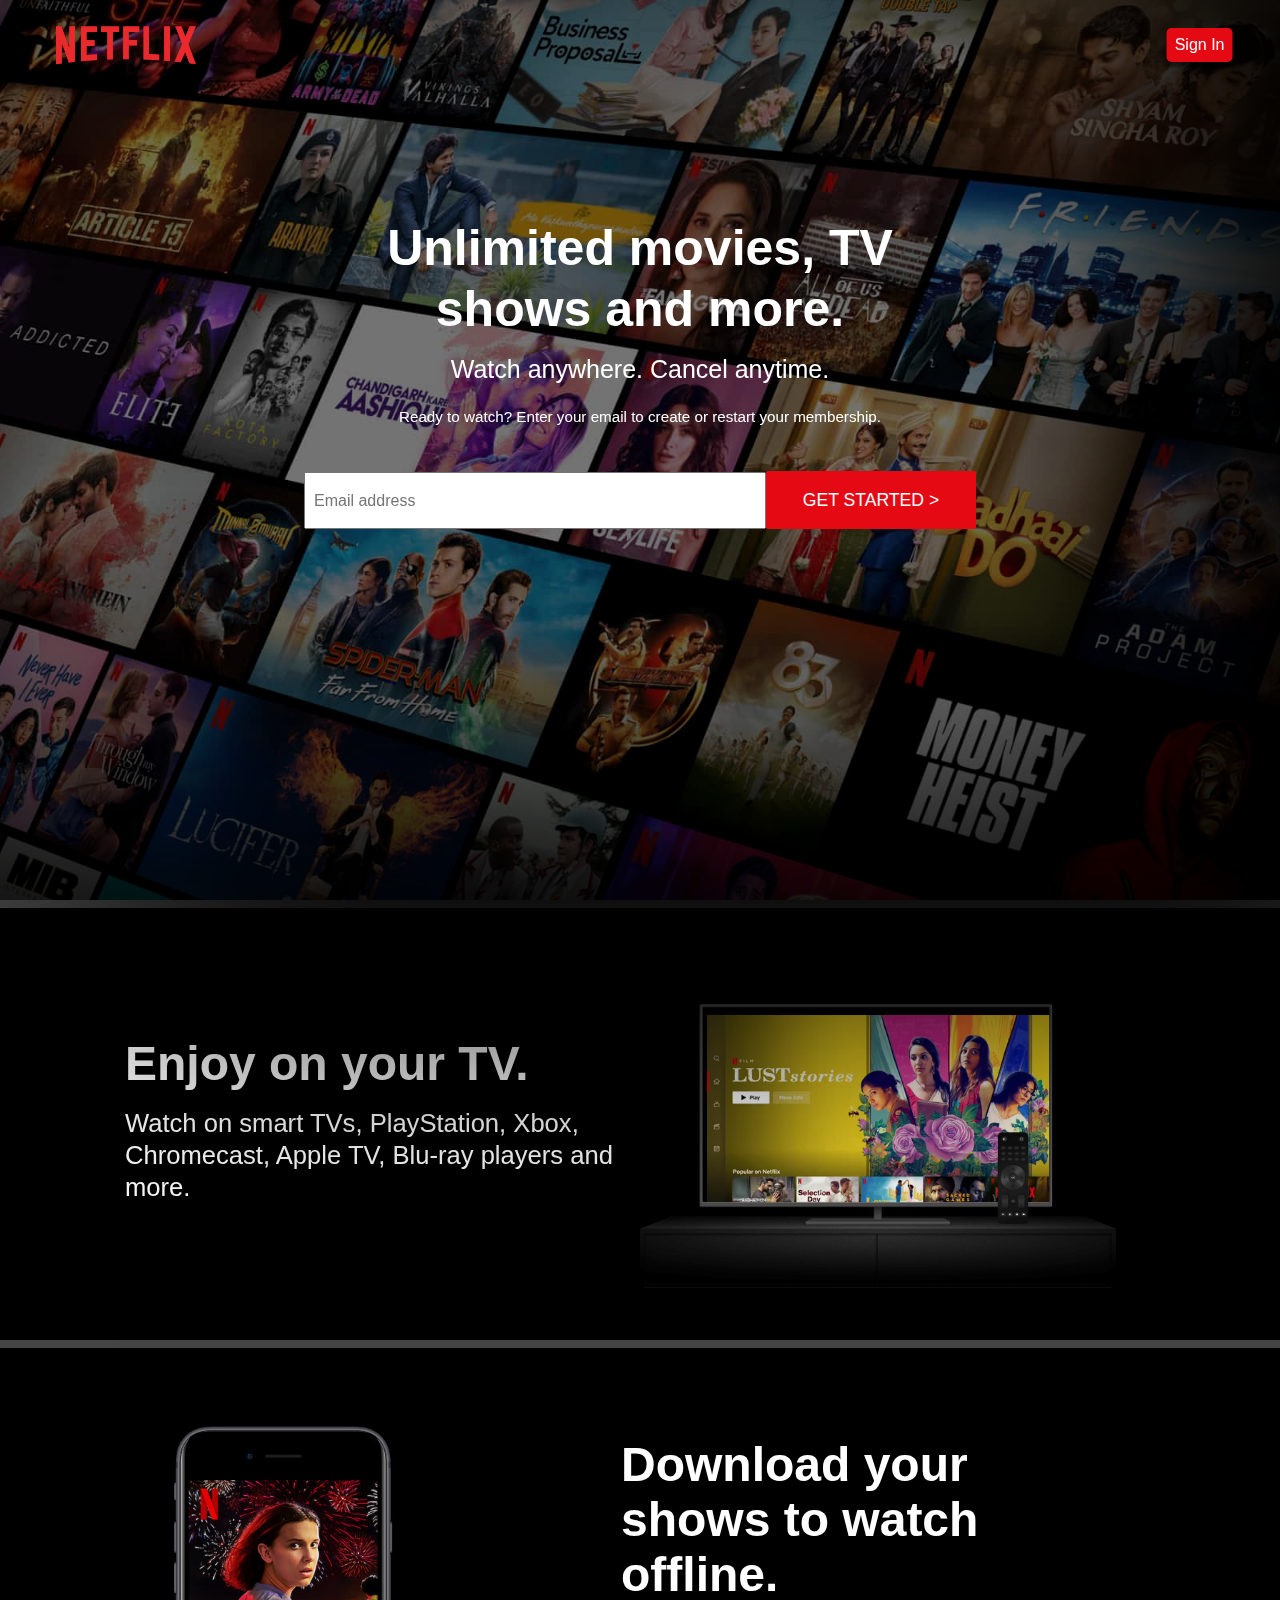
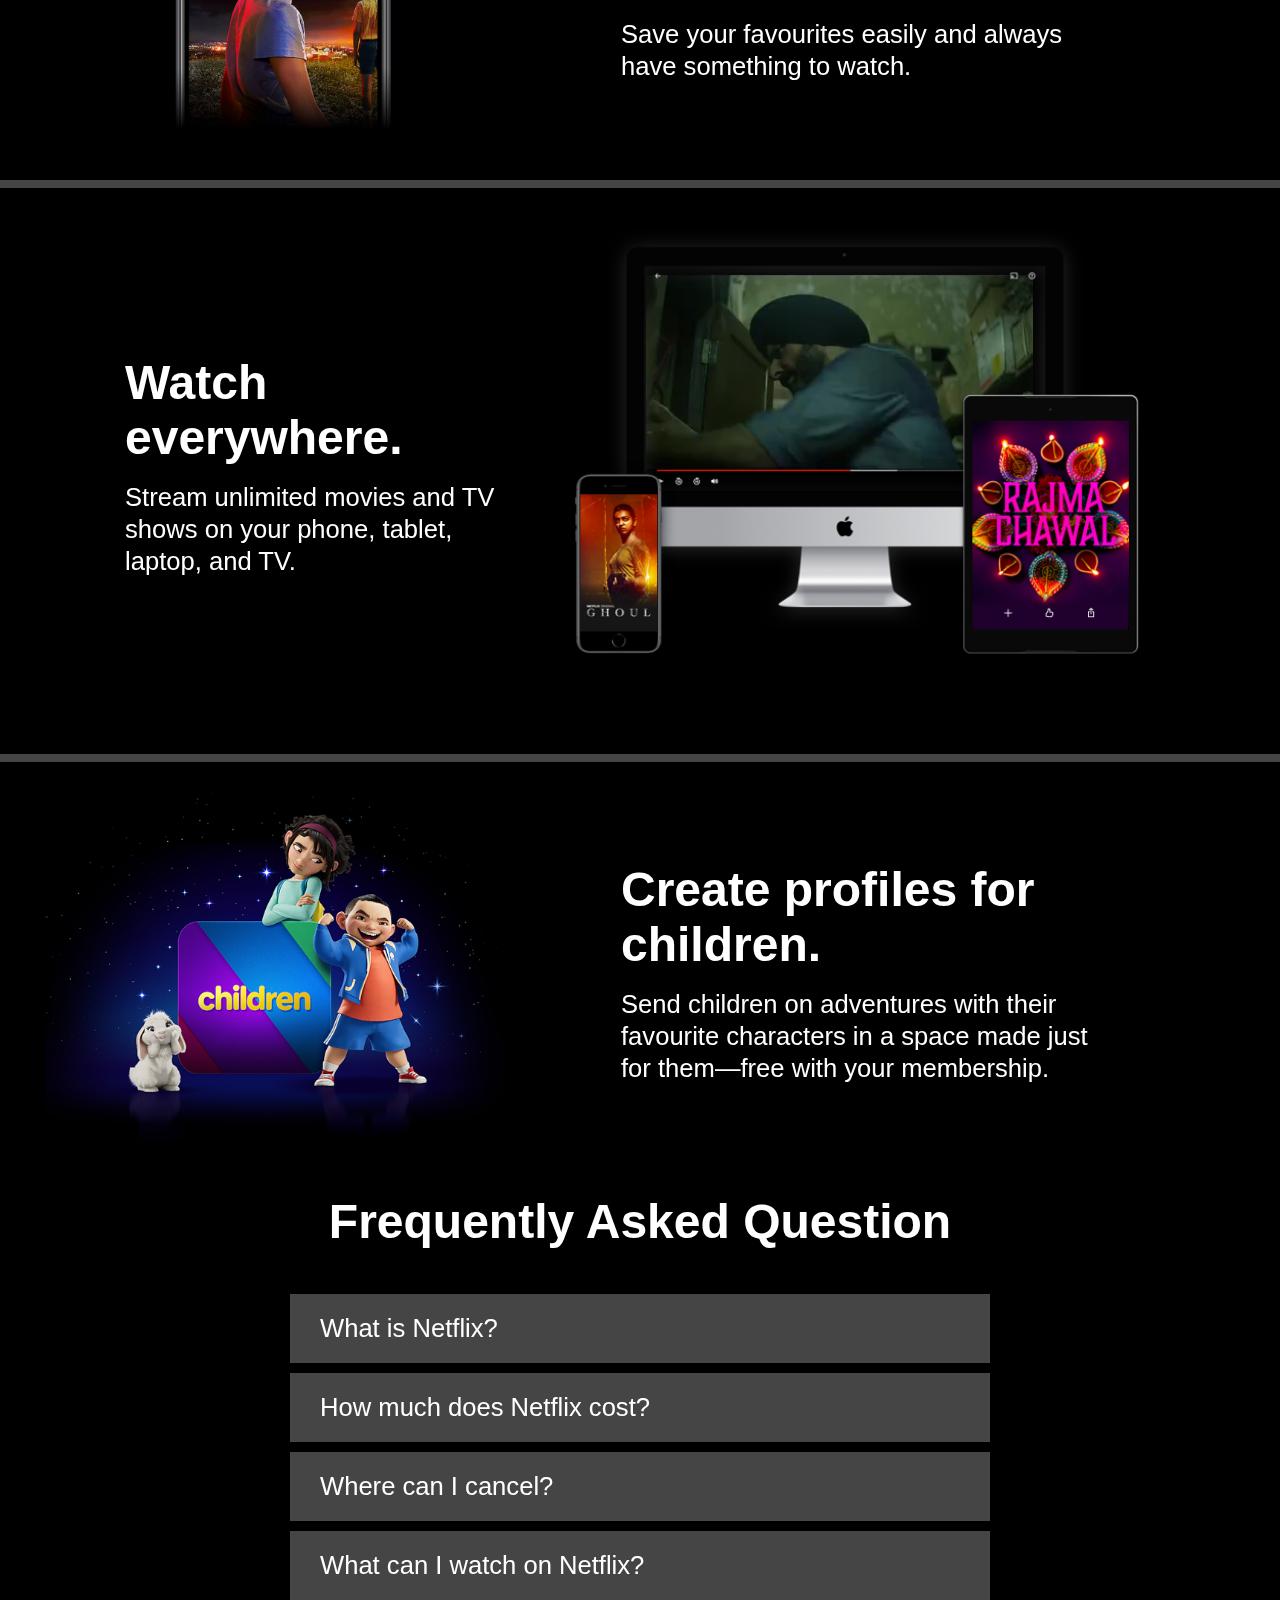
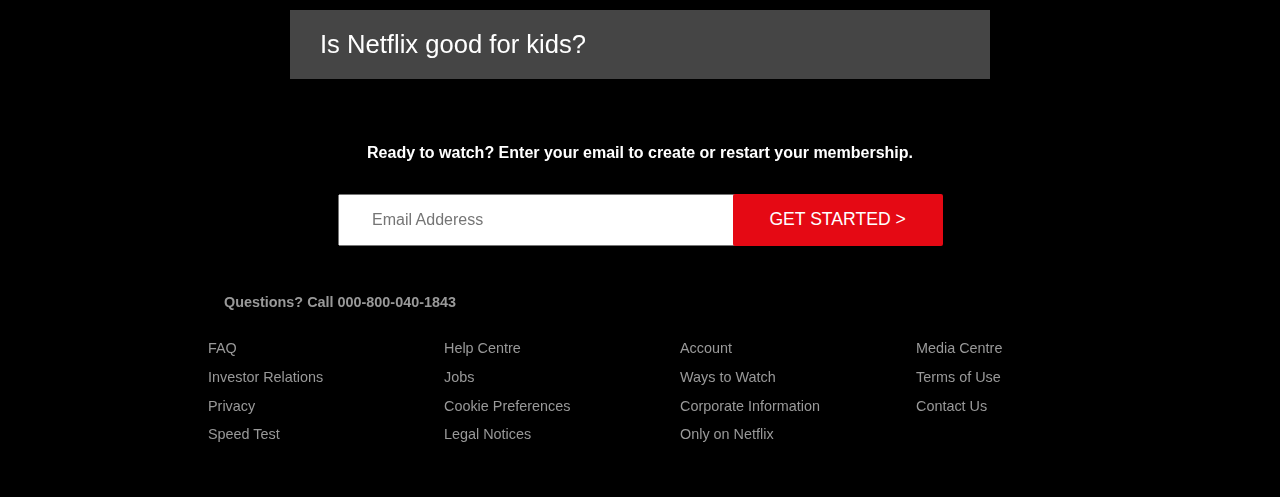
<file: index.html>
<!DOCTYPE html>
<html lang="en">
<head>
    <meta charset="UTF-8">
    <meta http-equiv="X-UA-Compatible" content="IE=edge">
    <meta name="viewport" content="width=device-width, initial-scale=1.0">
    <title>Netflix landing page</title>
    <link rel="stylesheet" href="css/style.css">
    <link rel="shortcut icon" href="image/favicon.png" type="image/x-icon">
</head>
<body>
    <header class="showcase">
        <div class="showcase-top">
            <img src="image/logo.png" alt="" class="Netflix-logo">
            <a href="signIn.html" class="btn btn-rounded">Sign In</a>
        </div>
        <div class="showcase-content">
            <h1>Unlimited movies, TV shows and more.</h1>
            <h3>Watch anywhere. Cancel anytime.</h3>
            <p>Ready to watch? Enter your email to create or restart your membership.</p>
            <input type="email" name="email" id="mail" placeholder="Email address">
            <a href="#" class="btn-rounded"><button>GET STARTED ></button></a>
        </div>
    </header>

    <section class="style-cards">
        <div class="card-0">
            <img src="image/thumb-1.png" alt="Netflix TV">
            <video class="vedio-1" autoplay="" playsinline="" muted="" loop=""><source src="vedio/vedio-1.m4v"></video>
            <div class="desc-0">
                <h1>Enjoy on your TV.</h1>
                <h3>Watch on smart TVs, PlayStation, Xbox, Chromecast, Apple TV, Blu-ray players and more.</h3>
            </div>
           
        </div>
        <div class="card-1">
            <img src="image/thump-2.jpg" alt="Netflix Mobile">
            <div class="desc-1">
                <h1>Download your shows to watch offline.</h1>
                <h3>Save your favourites easily and always have something to watch.</h3>
            </div>
        </div>
        <div class="card-2">
           
            <div class="desc-2">
                <h1>Watch everywhere.</h1>
                <h3>Stream unlimited movies and TV shows on your phone, tablet, laptop, and TV.</h3>
            </div>
            <img src="image/thumb-3.png" alt="Netflix TV">
            <video class="vedio-2" autoplay="" playsinline="" muted="" loop=""><source src="vedio/vedio-2.m4v" ></video>
        </div>
        <div class="card-3">
            <img src="image/thumb-4.png" alt="Netflix Mobile">

            <div class="desc-3">
                <h1>Create profiles for children.</h1>
                <h3>Send children on adventures with their favourite characters in a space made just for them—free with your membership.</h3>
            </div>
        </div>
    </section>

    <section class="lastsec">
        <div class="faq">
            <h1>Frequently Asked Question</h1>
            <ul class="questions">
                <li>What is Netflix?</li>
                <li>How much does Netflix cost?</li>
                <li>Where can I cancel?</li>
                <li>What can I watch on Netflix?</li>
                <li>Is Netflix good for kids?</li>
            </ul>
            <p>Ready to watch? Enter your email to create or restart your membership.</p>
            <div class="input">
                <input type="email" name="email" placeholder="Email Adderess">
                <a href="#" class="btn-rounded"><button>GET STARTED ></button></a>
            </div>
        </div>
    </section>

    <footer class="footer">
          <p>Questions? Call 000-800-040-1843</p>
          <div class="footer-cols">
              <ul>
                  <li><a href="#">FAQ</a></li>
                  <li><a href="#">Investor Relations</a></li>
                  <li><a href="#">Privacy</a></li>
                  <li><a href="#">Speed Test</a></li>
              </ul>
              <ul>
                  <li><a href="#">Help Centre</a></li>
                  <li><a href="#">Jobs</a></li>
                  <li><a href="#">Cookie Preferences</a></li>
                  <li><a href="#">Legal Notices</a></li>
              </ul>
              <ul>
                  <li><a href="#">Account</a></li>
                  <li><a href="#">Ways to Watch</a></li>
                  <li><a href="#">Corporate Information</a></li>
                  <li><a href="#">Only on Netflix</a></li>
              </ul>
              <ul>
                  <li><a href="#">Media Centre</a></li>
                  <li><a href="#">Terms of Use</a></li>
                  <li><a href="#">Contact Us</a></li>
              </ul>
          </div>
    </footer>
</body>
</html>
</file>
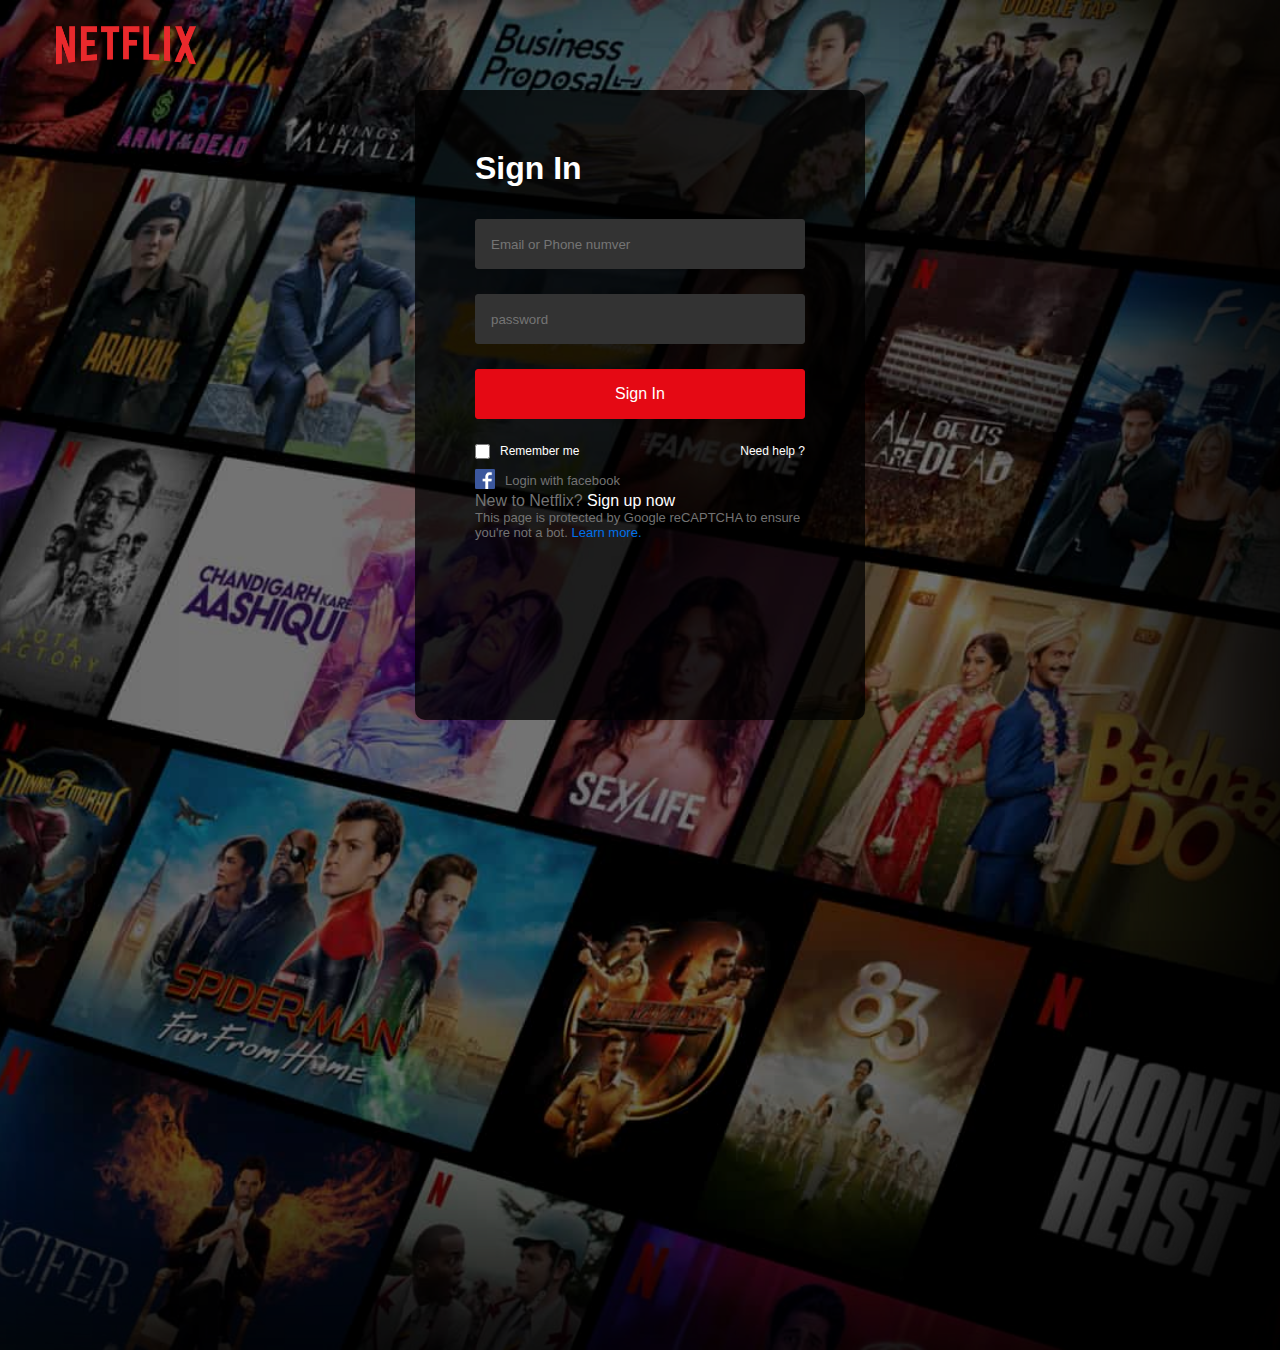
<file: signIn.html>
<!DOCTYPE html>
<html lang="en">
<head>
    <meta charset="UTF-8">
    <meta http-equiv="X-UA-Compatible" content="IE=edge">
    <meta name="viewport" content="width=device-width, initial-scale=1.0">
    <title>Document</title>
    <link rel="stylesheet" href="css/signIn.css">
    <link rel="shortcut icon" href="image/favicon.png" type="image/x-icon">

    <!-- CSS only -->
<link href="https://cdn.jsdelivr.net/npm/bootstrap@5.1.3/dist/css/bootstrap.min.css" rel="stylesheet" integrity="sha384-1BmE4kWBq78iYhFldvKuhfTAU6auU8tT94WrHftjDbrCEXSU1oBoqyl2QvZ6jIW3" crossorigin="anonymous">
</head>
<body>
   <header class="showcase">
    <div class="showcase-top">
        <img src="image/logo.png" alt="" class="Netflix-logo">
    </div>
   
    <div class="login-body">
        <div class="login-box">
             <h2>Sign In</h2>
             <form action="">
                 <div class="input-wrap">
                     <input type="text" placeholder="Email or Phone numver">
                 </div>
                 <div class="input-wrap">
                     <input type="password" placeholder="password">
                 </div>
                 <div class="input-wrap">
                      <button>Sign In</button>
                </div>
                <div class="support">
                    <div class="remember">
                        <span><input type="checkbox"></span>
                        <span>Remember me</span>
                    </div>
                    <div class="need-help">
                        Need help ?
                    </div>
                   
                </div>
                <div class="login-footer">
                    <div class="login-facebook">
                        <span><img src="image/fb.png" alt="fb"></span>
                        <span><a href="#">Login with facebook</a></span>
                    </div>
                    <div class="sign-up">
                        <p>New to Netflix? <a href="#">Sign up now</a></p>
                    </div>
                    <div class="terms">
                        <p>This page is protected by Google reCAPTCHA to ensure you're not a bot. <a href="#">Learn more.</a></p>
                    </div>
                </div>
             </form>
        </div>
    </div>
   
</header>


</body>
<!-- JavaScript Bundle with Popper -->
<script src="https://cdn.jsdelivr.net/npm/bootstrap@5.1.3/dist/js/bootstrap.bundle.min.js" integrity="sha384-ka7Sk0Gln4gmtz2MlQnikT1wXgYsOg+OMhuP+IlRH9sENBO0LRn5q+8nbTov4+1p" crossorigin="anonymous"></script>
</html>
</file>
<file: css/style.css>
:root{
    --primary-color: #e50914;
    --dark-color: #141414;
    --light-color: #f4f4f4;
}
*{
    margin: 0;
    padding: 0;
}
body{
    font-family: Arial, Helvetica, sans-serif;
    background: #000000;
    color: #999999;
}
header .Netflix-logo{
    width: 80vh;
}
ul{
    list-style: none;
}
h1,h2,h3,h4{
    color: #ffffff;
}
h3{
    font-weight: lighter;
}
a{
    color: #ffffff;
    text-decoration: none;
}
p{
    margin: 0 5rem 0;
    font-weight: bold;
    color: #ffffff;
}
img{
    width: 100%;
}
.showcase{
    width: 100%;
    height: 100vh;
    position: relative;
    background: url(../image/banner-page.jpg) no-repeat center center/cover;
}
.showcase::after{
    content: "";
    position: absolute;
    top: 0;
    left: 0;
    width: 100%;
    height: 100%;
    z-index: 1;
    background: rgba(0, 0, 0, 0.4);
    box-shadow: 120px 100px 250px #000000, inset -120px -100px 250px #000000;
}
.showcase-top{
    position: relative;
    z-index: 2;
    height: 90px;
}
.showcase-top img{
    width: 140px;
    position: absolute;
    top: 50%;
    left: 0;
    transform: translate(40%, -50%);
}
.showcase-top a{
    position: absolute;
    top: 50%;
    right: 0;
    transform: translate(-60%, -50%);
}
.showcase-content{
    position: relative;
    margin: 0 19rem;
    z-index: 2;
    display: flex;
    flex-direction: column;
    justify-content: center;
    text-align: center;
    align-items: center;
    margin-top: 8rem;
}
.showcase-content h1{
    font-weight: 700;
    font-size: 50px;
    margin: 0 2px;
    max-width: 800px;
    line-height: 60.5px;
}
.showcase-content h3{
    color: white;
    font-size: 25px;
    margin: 16px 0;
}
.showcase-content p {
    font-size: 15.2px;
    font-weight: 300;
    padding-top: 0.5rem;
    padding-bottom: 2rem;
}
.showcase-content button{
    position: absolute;
    right: 0;
    height: 3.6rem;
    width: 210px;
    text-align: center;
    background-color: var(--primary-color);
    font-size: 1.1rem;
    padding: 15px 32px;
    border: none;
    border-radius: 2px;
    color: white;
    bottom: -8vh;

}
.showcase-content input{
    position: absolute;
    left: 0;
    bottom: -8vh;
    width: 450px;
    height: 3.31rem;
    font-size: 1rem;
    padding-left: 0.5rem;
}
.btn{
    display: inline-block;
    background: var(--primary-color);
    color: white;
    padding: 0.5rem;
    font-size: 1rem;
    text-align: center;
    border: none;
    cursor: pointer;
    border-radius: 4px;
    margin-right: 0.5rem;
    outline: none;
    box-shadow: 0 5px 3px rgba(0, 0, 0, 0.45);
}
.btn:hover{
  opacity: 0.9;
}
.btn-rounded{
    border-radius: 5px;
}
.card-0,
.card-1,
.card-2,
.card-3{
    border-top: 8px rgb(69, 69, 69) solid;
    padding: 50px;
}
.card-0{
    position: relative;
    display: inline-grid;
    grid-template-columns: 50% 40%;
    text-align: left;
    align-items: center;
    padding: 25px 45px 50px;
}
.desc-0{
    padding-left: 80px;
}
.card-0 video{
    position: relative;
    width: 100%;
    height: 54%;
    grid-column: 2/2;
    grid-row: 1/2;
    z-index: -1;
}
.card-0 img{
    grid-column: 2/2;
    grid-row: 1/2;
}

.card-1{
    position: relative;
    display: inline-grid;
    grid-template-columns: 40% 50%;
    text-align: left;
    align-items: center;
    padding: 25px 45px 50px;
}
.desc-1{
    padding-left: 100px;
}
.style-cards h1{
    font-size: 3rem;
    padding: 1rem;
    padding-left: 0;
}
.style-cards h3{
    font-size: 1.6rem;
    line-height: 2rem;
}
.card-2{
    position: relative;
    display: inline-grid;
    grid-template-columns: 40% 50%;
    text-align: left;
    align-items: center;
    padding: 25px 45px 50px;
}
.desc-2{
    padding-left: 80px;
    padding-right: 20px;
}
.desc-3{
    padding-left: 100px;
}
.card-2 img{
    width: 110%;
    grid-column: 2/2;
    grid-row: 1/2;
}
.card-2 video{
    position: relative;
    top: -87px;
    left: 125px;
    width: 65%;
    height: 78%;
    grid-column: 2/2;
    grid-row: 1/2;
    z-index: -1;
}

.card-3{
    position: relative;
    display: inline-grid;
    grid-template-columns: 40% 50%;
    text-align: left;
    align-items: center;
    padding: 25px 45px 50px;
}
.desc-3{
    padding-left: 100px;
}
.faq{
    text-align: center;
}
.faq h1{
    padding-bottom: 40px;
    font-size: 3rem;
}
.questions{
    display: flex;
    flex-direction: column;
    flex-basis: 40%;
    align-items: center;
}
.questions li{
    padding: 20px 30px;
    margin: 5px;
    font-size: 1.6rem;
    background-color: rgb(69, 69, 69);
    color: white;
    text-align: left;
    width: 50%;
}
.faq p{
    padding-top: 60px;
    align-items: center;
    grid-template-columns: 50% 40%;
}
.input{
    display: inline-grid;
    align-items: center;
    grid-template-columns: 50% 40%;
    margin-top: 2rem;
}
.input input{
    margin-left: 12rem;
    width: 550px;
    height: 3rem;
    padding-left: 2rem;
    font-size: 1rem;
}
.input button{
    height: 3.25rem;
    width: 210px;
    left: 20px;
    text-align: center;
    background-color: var(--primary-color);
    font-size: 1.1rem;
    padding: 15px 32px;
    border: none;
    border-radius: 2px;
    color: white;
}
.footer{
    max-width: 70%;
    margin: 3rem 13rem;
    overflow: auto;
}
.footer,
.footer a{
    color: #999999;
    font-size: 0.9rem;
}
.footer p{
    margin-bottom: 1.5rem;
}
.footer .footer-cols{
    display: grid;
    grid-template-columns: repeat(4, 1fr);
    grid-gap: 5rem;
}
.footer li{
    line-height: 2;
}
.footer p{
    color: #999999;
    margin-left: 1rem;
}
</file>
<file: css/signIn.css>
:root{
    --primary-color: #e50914;
    --dark-color: #141414;
    --light-color: #f4f4f4;
}
*{
    margin: 0;
    padding: 0;
}
body{
    font-family: Arial, Helvetica, sans-serif;
    background: #000000;
}
.showcase{
    background: url(../image/banner-page.jpg)  no-repeat center center/cover;
    width: 100%;
    height: 150vh;
    position:relative;
}
header .Netflix-logo{
    width: 60vh;
}
ul{
    list-style: none;
}
img{
    width: 100%;
}
.showcase::after{
    content: "";
    position: absolute;
    top: 0;
    left: 0;
    width: 100%;
    height: 100%;
    z-index: 1;
    background: rgba(0, 0, 0, 0.4);
    box-shadow: 120px 100px 250px #000000, inset -120px -100px 250px #000000;
}
.showcase-top{
    position: relative;
    z-index: 2;
    height: 90px;
}
.showcase-top img{
    width: 140px;
    position: absolute;
    top: 50%;
    left: 0;
    transform: translate(40%, -50%);
}
.login-body{
    padding: 60px;
    z-index: 90;
    position: relative;
    max-width: 450px;
    height: 630px;
    margin-left: 50%;
    background: rgba(0, 0, 0, 0.75);
    border-radius: 10px;
    box-sizing: border-box;
    transform: translateX(-50%);
}
.login-body h2{
    font-size: 32px;
    color: #ffffff;
    margin-top: 0;
    padding-bottom: 2rem;
}
.login-body input{
    height: 50px;
    width: 100%;
    border-radius: 3px;
    color: #ffffff;
    background: #333;
    border: 1px solid #333;
    padding-left: 15px;
    box-sizing: border-box;
    outline: none;
}
.input-wrap{
    margin-bottom: 25px;
}
.login-body button{
    height: 50px;
    width: 100%;
    color: #ffffff;
    background: var(--primary-color);
    border-radius: 3px;
    font-weight: 500;
    font-size: 16px;
    border: 1px solid var(--primary-color);
}
.support{
    display: flex;
    color: #ffffff;
    justify-content: space-between;
    font-size: 12px;
}
.support input{
    width: 15px;
    height: 15px;
}
.remember{
    display: flex;
    align-items: center;
}
.remember span{
    margin-right: 10px;
    height: 25px;
}
.login-facebook{
    display: flex;
    align-items: center;
    width: 100%;
    color: #737373;
}
.login-facebook img{
    width: 20px;
    height: 20px;
}
.login-facebook span{
    margin-right: 10px;
    font-size: 13px;
}
.login-facebook span a{
    text-decoration: none;
    color: #737373;
}
.sign-up{
    color: #737373;
    font-size: 16px;
}
.sign-up a{
    color: #fff;
    font-size: 16px;
    text-decoration: none;
}
.terms{
    color: #737373;
    font-size: 13px;
}
.terms a{
    text-decoration: none;
    color: #0071eb;
}
.footer{
    max-width: 70%;
    margin: 3rem 13rem;
    overflow: auto;
}
.footer,
.footer a{
    color: #999999;
    font-size: 0.9rem;
}
.footer p{
    margin-bottom: 1.5rem;
}
.footer .footer-cols{
    display: grid;
    grid-template-columns: repeat(4, 1fr);
    grid-gap: 5rem;
}
.footer li{
    line-height: 2;
}
.footer p{
    color: #999999;
    margin-left: 1rem;
}
</file>
